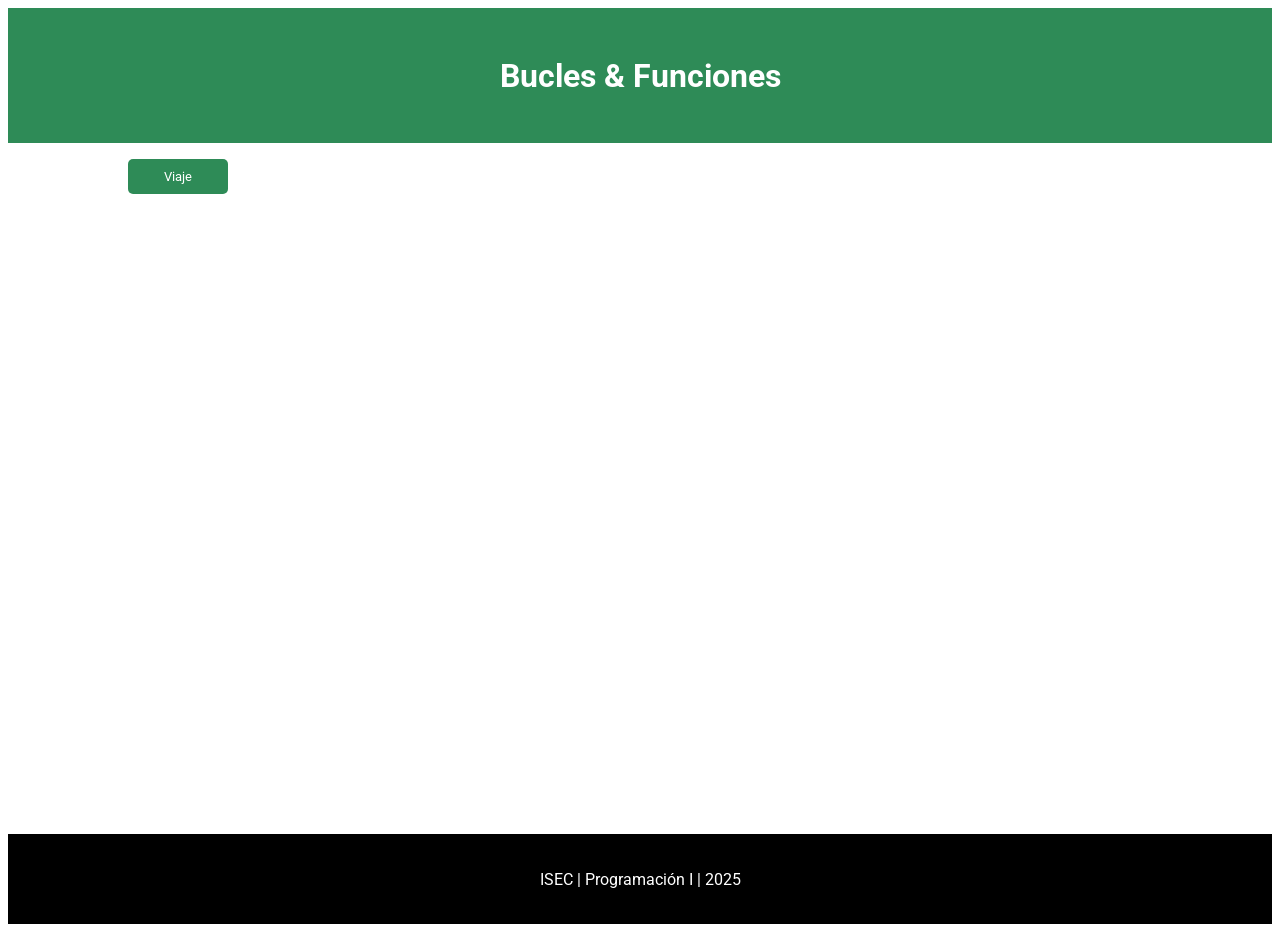
<file: semana_03/index.html>
<!DOCTYPE html>
<html lang="es">
<head>
    <meta charset="UTF-8">
    <meta name="viewport" content="width=device-width, initial-scale=1.0">
    <title>Programación I - Bucles</title>
    <link rel="stylesheet" href="style.css">
    <script src="funciones.js" defer></script>
</head>
<body>
    <header>
        <h1>Bucles & Funciones</h1>
    </header>
    <main>
        <button onclick="solicitarViaje();" type="button" class="btn"> Viaje</button>
    </main>
    <footer>
        <p> ISEC | Programación I | 2025</p>
    </footer>
</body>
</html>
</file>
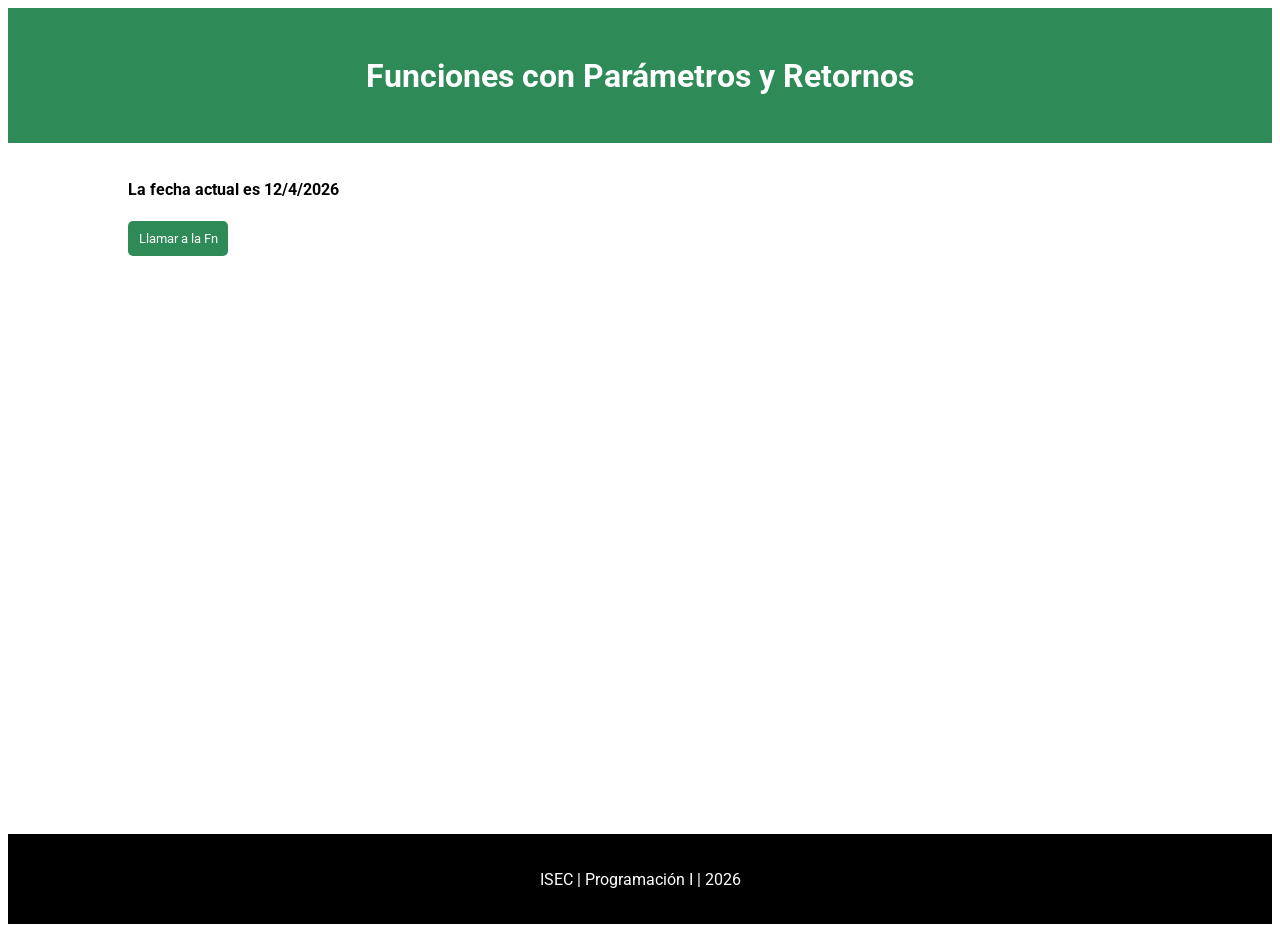
<file: semana_04/index.html>
<!DOCTYPE html>
<html lang="es">
<head>
    <meta charset="UTF-8">
    <meta name="viewport" content="width=device-width, initial-scale=1.0">
    <title>Programación I - Funciones</title>
    <link rel="stylesheet" href="style.css">
    <script src="funciones.js" defer></script>
</head>
<body>
    <header>
        <h1>Funciones con Parámetros y Retornos</h1>
    </header>
    <main>
        <h4>La fecha actual es <span id="fecha"></span></h4>
        <button  type="button" class="btn"> Llamar a la Fn</button>
    </main>
    <footer>
        <p> ISEC | Programación I | <span id="year"></span></p>
    </footer>
</body>
</html>
</file>
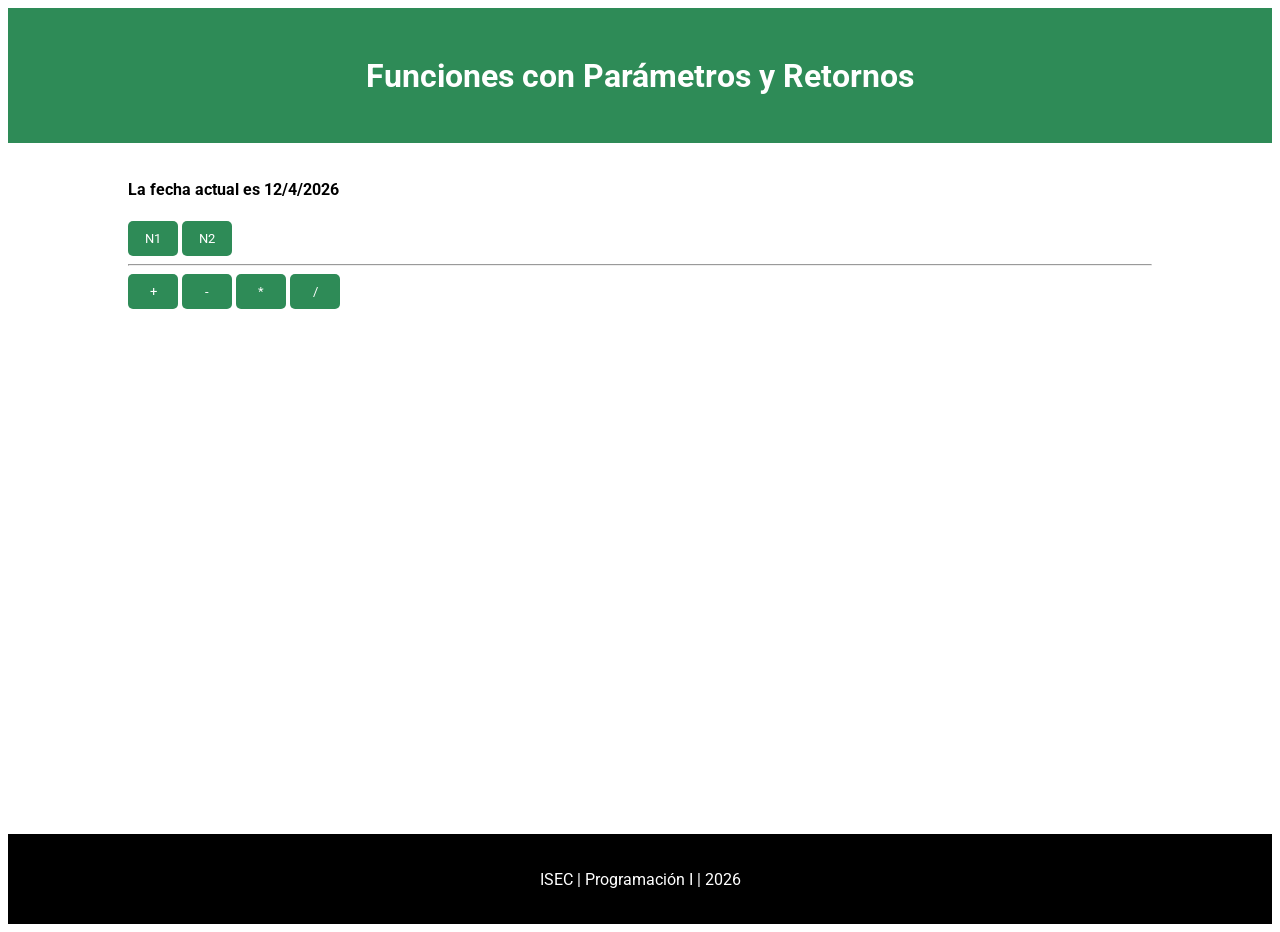
<file: semana_05/index.html>
<!DOCTYPE html>
<html lang="es">
<head>
    <meta charset="UTF-8">
    <meta name="viewport" content="width=device-width, initial-scale=1.0">
    <title>Programación I - Funciones</title>
    <link rel="stylesheet" href="style.css">
    <script src="funciones.js" defer></script>
</head>
<body>
    <header>
        <h1>Funciones con Parámetros y Retornos</h1>
    </header>
    <main>
        <h4>La fecha actual es <span id="fecha"></span></h4>
        <button onclick="ingresarN1();" type="button" class="btn">N1</button>
        <button onclick="ingresarN2();" type="button" class="btn">N2</button>

        <hr>
        <button type="button" class="btn"> + </button>
        <button type="button" class="btn"> - </button>
        <button type="button" class="btn"> * </button>
        <button type="button" class="btn"> / </button>

    </main>
    <footer>
        <p> ISEC | Programación I | <span id="year"></span></p>
    </footer>
</body>
</html>
</file>
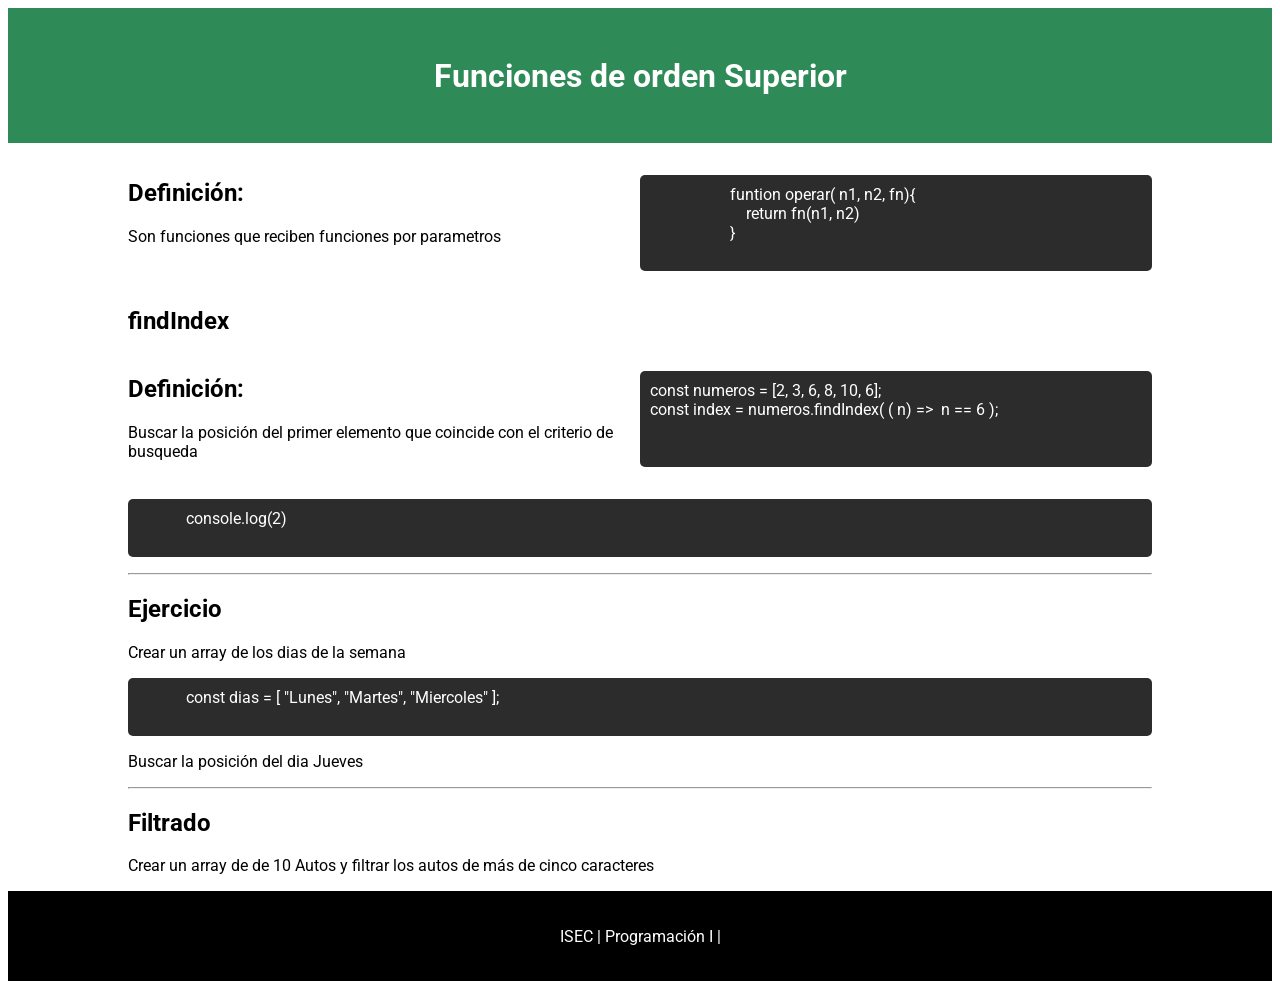
<file: semana_06/index.html>
<!DOCTYPE html>
<html lang="es">
<head>
    <meta charset="UTF-8">
    <meta name="viewport" content="width=device-width, initial-scale=1.0">
    <title>Programación I - Funciones</title>
    <link rel="stylesheet" href="style.css">
    <script src="funciones.js" defer></script>
    <link rel="shortcut icon" href="icon.png" type="image/png">
</head>
<body>
    <header>
        <h1>Funciones de orden Superior</h1>
    </header>
    <main>

        <div class="row">
            <div class="col">
                <h2>Definición:</h2>
                <p>Son funciones que reciben funciones por parametros</p>
            </div>
            <div class="col">
                <pre>
                    funtion operar( n1, n2, fn){
                        return fn(n1, n2)
                    }
                </pre>
            </div>
        </div>
        <h2>findIndex</h2>
        <div class="row">
            <div class="col">
                <h2>Definición:</h2>
                <p>Buscar la posición del primer elemento que coincide con el criterio de busqueda</p>
            </div>
            <div class="col">
                <pre>
const numeros = [2, 3, 6, 8, 10, 6];
const index = numeros.findIndex( ( n) =>  n == 6 );
                   
                </pre>
            </div>
        </div>
        <pre>
            console.log(2)
        </pre>
        <hr>
        <h2>Ejercicio</h2>
        <p>Crear un array de los dias de la semana</p>
        <pre>
            const dias = [ "Lunes", "Martes", "Miercoles" ];
        </pre>
        <p>Buscar la posición del dia Jueves</p>

        <hr>
        <h2>Filtrado</h2>
        <p>
            Crear un array de de 10 Autos y filtrar los autos de más de cinco caracteres 
        </p>
    </main>
    <footer>
        <p> ISEC | Programación I | <span id="year"></span></p>
    </footer>
</body>
</html>
</file>
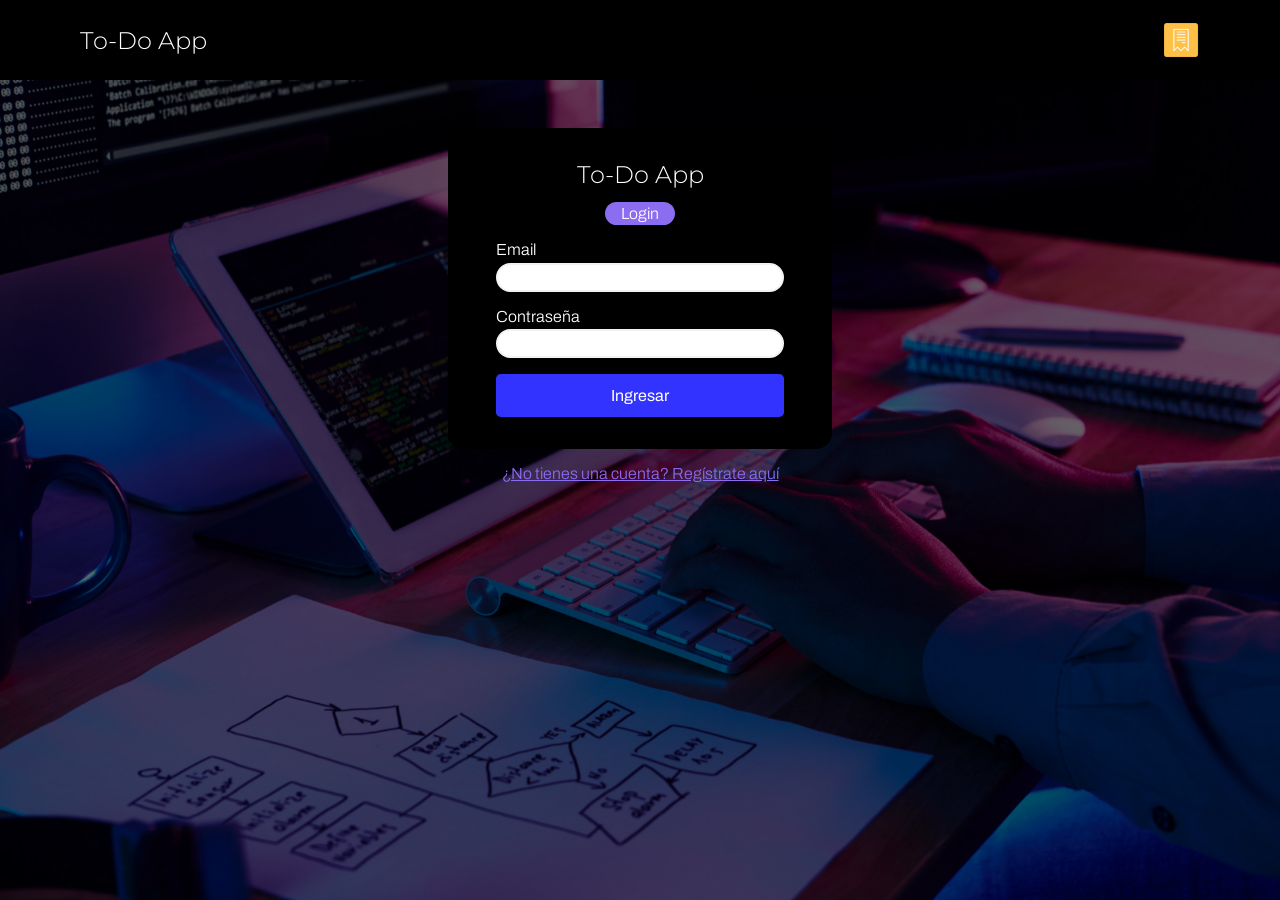
<file: semana_12/index.html>
<!DOCTYPE html>
<html lang="es">

<head>
  <meta charset="UTF-8">
  <meta http-equiv="X-UA-Compatible" content="IE=edge">
  <meta name="viewport" content="width=device-width, initial-scale=1.0">
  <title>ToDo App</title>
  <link rel="icon" type="image/x-icon" href="images/icon.png">


  <!-- ---------------- estilos compartidos de login y signup ---------------- -->
  <link rel="stylesheet" href="css/loginSignupStyles.css">

  <!-- ---------------------- logica aplicada en login ----------------------- -->
  <script src="js/utils.js"></script>
  <script src="js/login.js" defer></script>

</head>

<body>

  <header class="container">
    <nav>
      <h1>To-Do App</h1>
      <img src="images/icon.png" alt="logo DH">
    </nav>
  </header>

  <div class="container">
    <form>
      <div class="form-header">
        <h2>To-Do App</h2>
        <p class="rounded">Login</p>
      </div>

      <label>Email</label>
      <input id="inputEmail" type="text">
      <label>Contraseña</label>
      <input id="inputPassword" type="password">

      <button type="submit">Ingresar</button>

    </form>

    <div class="ingresarA">
      <a href="signup.html">¿No tienes una cuenta? Regístrate aquí</a>
    </div>

  </div>

</body>

</html>
</file>
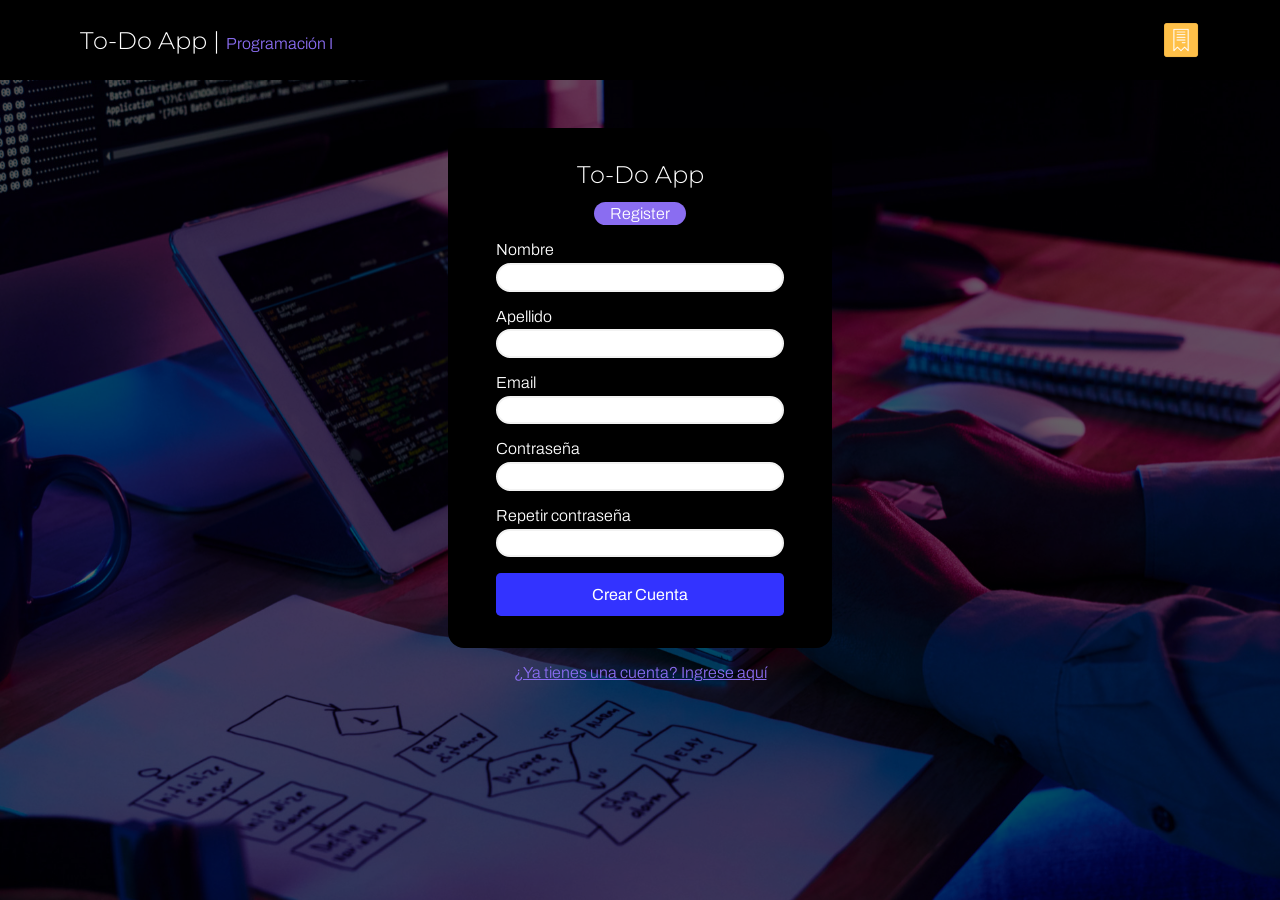
<file: semana_12/signup.html>
<!DOCTYPE html>
<html lang="es">

<head>
  <meta charset="UTF-8">
  <meta http-equiv="X-UA-Compatible" content="IE=edge">
  <meta name="viewport" content="width=device-width, initial-scale=1.0">
  <title>ToDo App</title>
  <link rel="icon" type="image/x-icon" href="images/icon.png">


  <!-- ---------------- Estilos compartidos de login y signup ---------------- -->
  <link rel="stylesheet" href="css/loginSignupStyles.css">


  <!-- ---------------------- logica aplicada en register -------------------- -->
  <script src="js/utils.js"></script>
  <script src="js/signup.js" defer></script>

</head>

<body>
  <header class="container">
    <nav>
      <h1>To-Do App | <span>Programación I</span></h1>
      <img src="images/icon.png" alt="logo DH">
    </nav>
  </header>

  <div class="container">
    <form>
      <div class="form-header">
        <h2>To-Do App</h2>
        <p class="rounded">Register</p>
      </div>

      <label>Nombre</label>
      <input id="inputNombre" type="text">

      <label>Apellido</label>
      <input id="inputApellido" type="text">

      <label>Email</label>
      <input id="inputEmail" type="text">

      <label>Contraseña</label>
      <input id="inputPassword" type="password">

      <label>Repetir contraseña</label>
      <input id="inputPasswordRepetida" type="password">

      <button type="submit">Crear Cuenta</button>
    </form>

    <div class="ingresarA">
      <a href="index.html">¿Ya tienes una cuenta? Ingrese aquí</a>
    </div>
  </div>

</body>

</html>
</file>
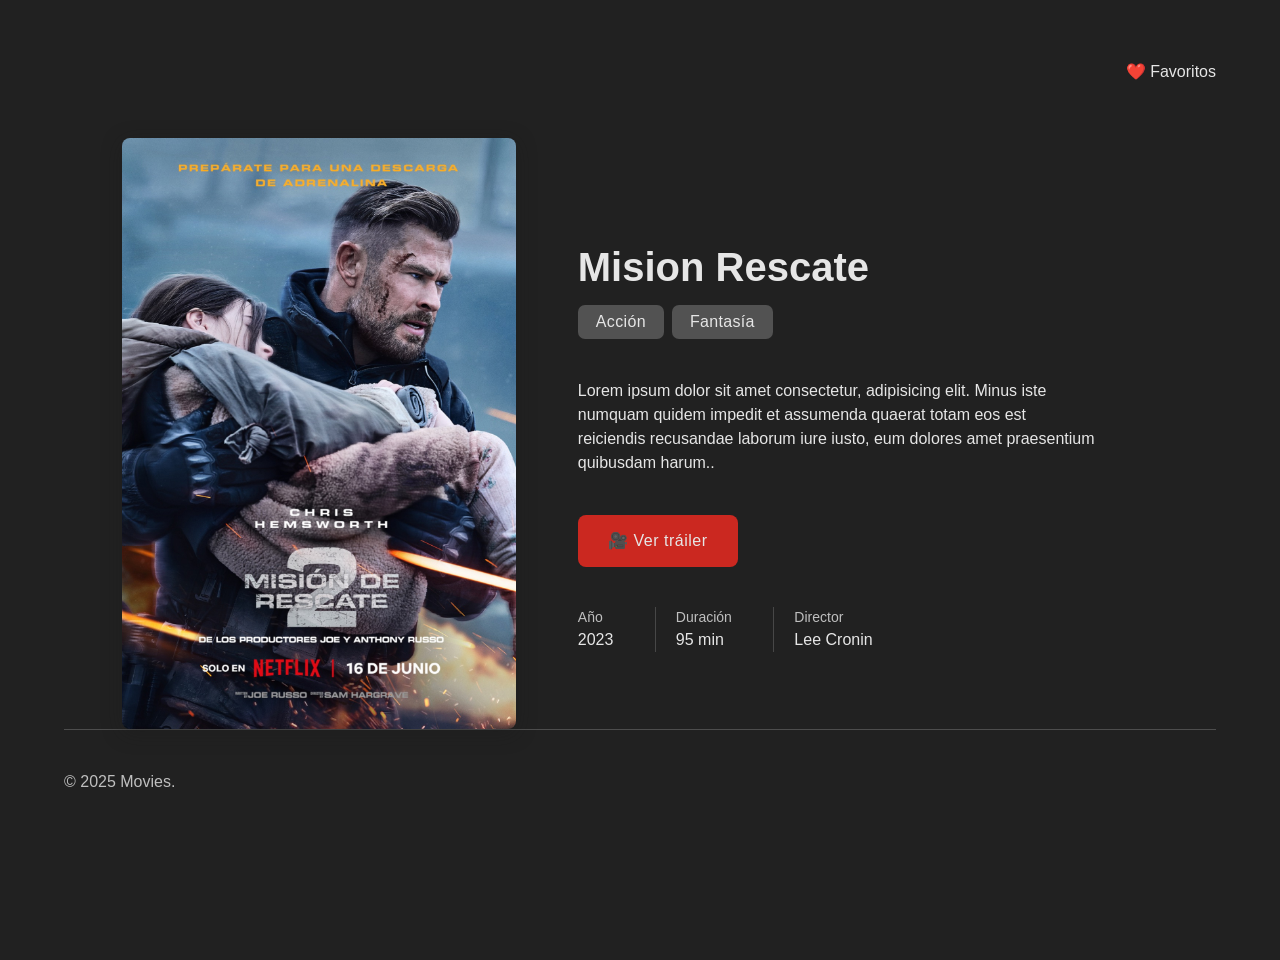
<file: semana_13/detalle.html>
<!DOCTYPE html>
<html lang="es">
<head>
  <meta charset="UTF-8">
  <meta name="viewport" content="width=device-width, initial-scale=1.0">
  <title>Movies ― Detalle</title>
  <link rel="stylesheet" href="css/styles.css">
</head>
<body>
  <header class="container">
    <nav>
      <ul class="navbar">
        <li><a href="index.html" class="nav-item">⬅ Volver</a></li>
        <li><a href="favoritos.html" class="nav-item">❤️ Favoritos</a></li>
      </ul>
    </nav>
  </header>

  <main class="container">
    <section class="detalles-pelicula">
      <div class="movie-poster">
        <img src="assets/movies/mision-rescate.jpg" alt="Mision Rescate">
      </div>
      <div class="movie-info">
        <div class="movie-info_title">
          <h3 class="h3">Mision Rescate</h3>
          <ul class="movie-info_genres">
            <li class="pill pill-text">Acción</li>
            <li class="pill pill-text">Fantasía</li>
          </ul>
        </div>
        <p class="movie-info_sinopsis">Lorem ipsum dolor sit amet consectetur, adipisicing elit. Minus iste numquam quidem impedit et assumenda quaerat totam eos est reiciendis recusandae laborum iure iusto, eum dolores amet praesentium quibusdam harum..</p>
        <a href="https://www.youtube.com/watch?v=keW_fKq187k" target="_blank" class="movie-info_trailer">🎥 Ver tráiler</a>
        <dl class="movie-info_facts">
          <div><dt>Año</dt><dd>2023</dd></div>
          <div><dt>Duración</dt><dd>95 min</dd></div>
          <div><dt>Director</dt><dd>Lee Cronin</dd></div>
        </dl>
      </div>
    </section>
  </main>

  <footer class="container">
    <div class="footer-credits">
      <p>© 2025 Movies.</p>
    </div>
  </footer>
</body>
</html>
</file>
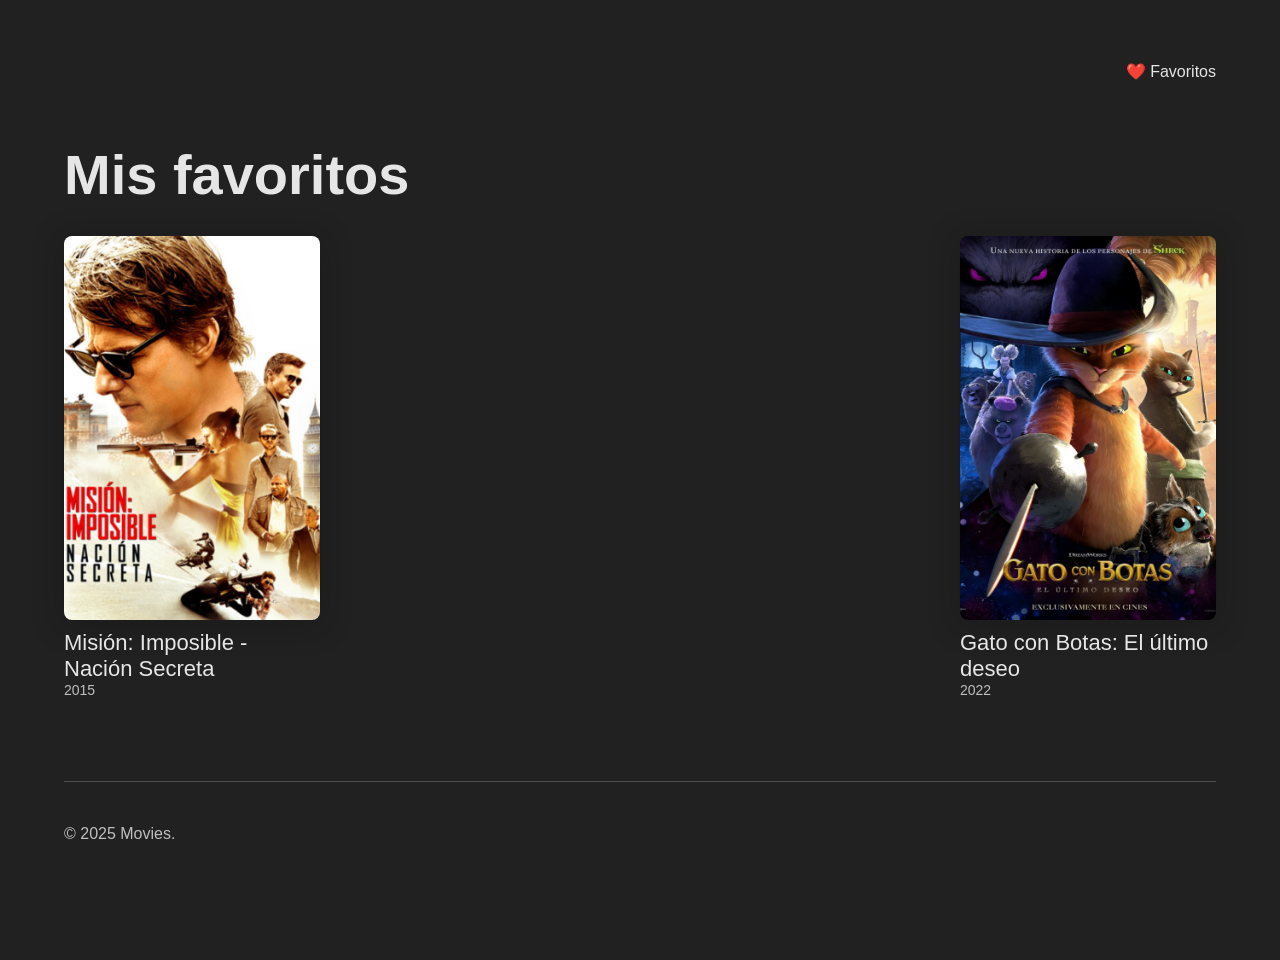
<file: semana_13/favoritos.html>
<!DOCTYPE html>
<html lang="es">
<head>
  <meta charset="UTF-8">
  <meta name="viewport" content="width=device-width, initial-scale=1.0">
  <title>Movies ― Favoritos</title>
  <link rel="stylesheet" href="css/styles.css">
</head>
<body>
  <header class="container">
    <nav>
      <ul class="navbar">
        <li><a href="index.html" class="nav-item">⬅ Volver</a></li>
        <li><a href="favoritos.html" class="nav-item">❤️ Favoritos</a></li>
      </ul>
    </nav>
  </header>

  <main class="container">
    <div class="page-title">
      <h1 class="h1">Mis favoritos</h1>
    </div>
    <ul class="cards-container">
      <li class="card">
        <img src="assets/movies/mision-imposible.jpg" alt="Misión Imposible">
        <h2 class="movie-title">Misión: Imposible - Nación Secreta</h2>
        <p>2015</p>
      </li>
      <li class="card">
        <img src="assets/movies/gato-con-botas.jpg" alt="Gato con botas">
        <h2 class="movie-title">Gato con Botas: El último deseo</h2>
        <p>2022</p>
      </li>
    </ul>
  </main>

  <footer class="container">
    <div class="footer-credits">
      <p>© 2025 Movies.</p>
    </div>
  </footer>
</body>
</html>
</file>
<file: semana_03/style.css>
@import url('https://fonts.googleapis.com/css2?family=Roboto:ital,wght@0,100..900;1,100..900&display=swap');

* {
    font-family: "Roboto", sans-serif;
}
header {
    display: flex;
    justify-content: center;
    align-items: center;
    height: 15vh;
    background-color: seagreen;
    color: white;
}

main {
    min-height: 75vh;
    width: 80vw;
    margin: auto;
    padding-top: 16px;
}

.btn {
    background-color: seagreen;
    color: white;
    width: 100px;
    border-radius: 5px;
    padding: 10px;
    border: none;
    cursor: pointer;
}

.btn:hover{
    background-color: rgb(62, 190, 117);
}

.btn:active {
    background-color: rgb(15, 102, 53);

}
footer {
    display: flex;
    justify-content: center;
    align-items: center;
    height: 10vh;
    background-color: black;
    color: white;
}
</file>
<file: semana_04/style.css>
@import url('https://fonts.googleapis.com/css2?family=Roboto:ital,wght@0,100..900;1,100..900&display=swap');

* {
    font-family: "Roboto", sans-serif;
}
header {
    display: flex;
    justify-content: center;
    align-items: center;
    height: 15vh;
    background-color: seagreen;
    color: white;
}

main {
    min-height: 75vh;
    width: 80vw;
    margin: auto;
    padding-top: 16px;
}

.btn {
    background-color: seagreen;
    color: white;
    width: 100px;
    border-radius: 5px;
    padding: 10px;
    border: none;
    cursor: pointer;
}

.btn:hover{
    background-color: rgb(62, 190, 117);
}

.btn:active {
    background-color: rgb(15, 102, 53);

}
footer {
    display: flex;
    justify-content: center;
    align-items: center;
    height: 10vh;
    background-color: black;
    color: white;
}
</file>
<file: semana_05/style.css>
@import url('https://fonts.googleapis.com/css2?family=Roboto:ital,wght@0,100..900;1,100..900&display=swap');

* {
    font-family: "Roboto", sans-serif;
}
header {
    display: flex;
    justify-content: center;
    align-items: center;
    height: 15vh;
    background-color: seagreen;
    color: white;
}

main {
    min-height: 75vh;
    width: 80vw;
    margin: auto;
    padding-top: 16px;
}

.btn {
    background-color: seagreen;
    color: white;
    min-width: 50px;
    border-radius: 5px;
    padding: 10px;
    border: none;
    cursor: pointer;
}

.btn:hover{
    background-color: rgb(62, 190, 117);
}

.btn:active {
    background-color: rgb(15, 102, 53);

}
footer {
    display: flex;
    justify-content: center;
    align-items: center;
    height: 10vh;
    background-color: black;
    color: white;
}
</file>
<file: semana_06/style.css>
@import url('https://fonts.googleapis.com/css2?family=Roboto:ital,wght@0,100..900;1,100..900&display=swap');

* {
    font-family: "Roboto", sans-serif;
}
header {
    display: flex;
    justify-content: center;
    align-items: center;
    height: 15vh;
    background-color: seagreen;
    color: white;
}

main {
    min-height: 75vh;
    width: 80vw;
    margin: auto;
    padding-top: 16px;
}

.btn {
    background-color: seagreen;
    color: white;
    min-width: 50px;
    border-radius: 5px;
    padding: 10px;
    border: none;
    cursor: pointer;
}

.btn:hover{
    background-color: rgb(62, 190, 117);
}

.btn:active {
    background-color: rgb(15, 102, 53);

}
footer {
    display: flex;
    justify-content: center;
    align-items: center;
    height: 10vh;
    background-color: black;
    color: white;
}

div.row{
    display: flex;
}

.col{
    width: 100%;
}

pre {
    background-color: rgb(44, 44, 44);
    color: white;
    padding: 10px;
    border-radius: 5px;

}
</file>
<file: semana_12/css/loginSignupStyles.css>
@import url('./globalStyles.css');

body {
    background-image: url('../images/wallpaper1.jpg');
    background-repeat: no-repeat;
    background-position: center;
    background-size: cover;
    /* capa sobre fondo */
    box-shadow: inset 0 0 0 1000px rgba(0, 0, 0, .6);

}

header {
    background-color: var(--negro);
    height: 5rem;
    margin-bottom: 3rem;
}

nav {
    padding: 1rem;
    height: 100%;
    display: flex;
    justify-content: space-between;
    align-items: center;
}

nav h1 span {
    font-weight: 300;
    font-size: 1rem;
    color: var(--lila);
}
nav img {
    display: block;
    height: 80%;
}

.container {
    padding: 0 5%;
}

form {
    background-color: var(--negro);
    max-width: 24rem;
    margin: 0 auto;
    padding: 2rem 3rem;
    border-radius: 1rem;
    display: flex;
    flex-direction: column;
}


.form-header {
    display: flex;
    flex-direction: column;
    align-items: center;
    margin-bottom: 1rem;
}

.form-header h2 {
    margin-bottom: .8rem;
}

.form-header p {
    background-color: var(--lila);
    padding: .2rem 1rem;
}

form label {
    margin-bottom: .3rem;
}

form input {
    border-radius: 100vh;
    margin-bottom: 1rem;
    padding: .3rem 1rem;
    border: 2px solid var(--app-grey);
}

form input:focus {
    outline: none;
    border: 2px solid var(--lila);
}

form button{
    background-color: var(--azul);
    color: white;
    padding: .8rem 0;
    border-radius: .3rem;
    font-size: 1rem;
    font-weight: 400;
}
form button:hover{
    background-color: var(--azul-hover);
}

.ingresarA {
    padding: 1rem 0;
    text-align: center;
}

.ingresarA a {
    color: var(--lila);
}
.ingresarA a:hover{
    color: var(--azul);
}
</file>
<file: semana_13/css/styles.css>
/* RESET */
*,
*::before,
*::after {
    box-sizing: border-box;
}

* {
    margin: 0;
    padding: 0;
}


html,
body {
    height: 100%;
}


body {
    line-height: 1.5;
    -webkit-font-smoothing: antialiased;
}


img,
picture,
video,
canvas,
svg {
    display: block;
    max-width: 100%;
}


input,
button,
textarea,
select {
    font: inherit;
}


p,
h1,
h2,
h3,
h4,
h5,
h6 {
    overflow-wrap: break-word;
}

a {
    text-decoration: none;
}

ul,
li {
    list-style-type: none;
}

:root {
    --satoshi-font: 'Satoshi', sans-serif;

    --font-64px: 4rem;
    --font-56px: 3.5rem;
    --font-48px: 3rem;
    --font-40px: 2.5rem;
    --font-36px: 2.25rem;
    --font-32px: 2rem;
    --font-24px: 1.5rem;
    --font-22px: 1.375rem;
    --font-20px: 1.25rem;
    --font-18px: 1.125rem;
    --font-16px: 1rem;
    --font-14px: 0.875rem;

    --font-color-white: hsl(0, 0%, 90%);
    --font-color-subtle: hsl(0, 0%, 75%);
    --font-color-inactive: hsl(0, 0%, 40%);
    --font-color-black: hsl(0, 0%, 16%);

    --font-weight-black: 900;
    --font-weight-bold: 700;
    --font-weight-medium: 500;
    --font-weight-regular: 400;

    --color-light: hsl(0, 0%, 90%);
    --color-dark: hsl(0, 0%, 13%);
    --color-primary: hsl(3, 73%, 46%);
    --color-primary-hover: hsl(3deg 72.49% 38.43%);
    --color-gray: hsl(0, 0%, 32%);
    --color-gray-hover: hsl(0, 0%, 28%);
    --color-modal: hsl(0, 0%, 14%);
    --color-background-modal: hsl(0deg 0% 8% / 45%);
}



/* ESTILOS GENERALES */
body {
    background: var(--color-dark);
    font-family: var(--satoshi-font);
    color: var(--font-color-white);
}


/*Tipografía*/
.h1 {
    font-size: var(--font-48px);
    font-weight: var(--font-weight-bold);
    color: var(--font-color-white);
    line-height: 1.1;
}

h3 {
    font-size: var(--font-36px);
    font-weight: var(--font-weight-bold);
    color: var(--font-color-white);
    line-height: 1.1;
}

.results {
    font-size: var(--font-16px);
    color: var(--font-color-subtle);
    font-weight: var(--font-weight-regular);
}

.pill-text {
    font-size: var(--font-16px);
    font-weight: var(--font-weight-medium);
    color: var(--font-color-white);
}

.movie-title {
    font-size: var(--font-20px);
    font-weight: var(--font-weight-medium);
    color: var(--font-color-white);
    margin-top: 10px;
    line-height: 1.2;
}

.search-empty-state{
    font-size: var(--font-24px);
    font-weight: var(--font-weight-medium);
    color: var(--font-color-white);
    text-align: center;
    line-height: 1.2;

    max-width: 80%;
    margin: 0 auto;
    padding: 140px 0;
}

.nav-p {
    font-size: var(--font-18px);
    font-weight: var(--font-weight-medium);
}

.hidden {
    display: none;
}

a {
    color: var(--font-color-white);
}

@media screen and (min-width: 600px) {
    .h1 {
        font-size: var(--font-56px);
    }

    h3 {
        font-size: var(--font-40px);
    }

    .movie-title {
        font-size: var(--font-22px);
    }

    .search-empty-state{
        font-size: var(--font-32px);
        max-width: 480px;
    }
}

/*Espaciado*/
.container {
    width: 90%;
    max-width: 1300px;
    margin: 0 auto;
}



/* INDEX (Página de inicio) */
/* NAVBAR */
.navbar {
    display: flex;
    flex-direction: row;
    justify-content: space-between;
    align-items: center;

    margin: 20px 0 50px 0;
}

.streamberry-logo {
    width: 130px;
    height: auto;
}

.navbar>li:first-child {
    display: none;
}

.nav-item {
    display: flex;
    align-items: center;
    gap: 4px;
}

.nav-item>svg {
    width: 32px;
    height: 32px;
}

.nav-item>p {
    display: none;
}

@media screen and (min-width: 600px) {

    .navbar {
        margin: 60px 0 54px 0;
    }

    .streamberry-logo {
        width: 200px;
    }

    .navbar>li:first-child {
        display: list-item;
        opacity: 0;
    }

    .nav-item>p {
        display: block;
    }
}

/* BUSCADOR (Input) */
#search-movie {
    width: 100%;
    max-width: 485px;
    margin: 0 auto;
}

#search-movie>label {
    position: absolute;
    overflow: hidden;
    text-indent: -9999px;
}

#search-movie>input {
    width: 100%;
    padding: 16px 56px 16px 20px;

    color: var(--font-color-black);
    border: none;
    border-radius: 8px;

    background: transparent url("data:image/svg+xml,%3Csvg xmlns='http://www.w3.org/2000/svg' width='48' height='48' fill='none'%3E%3Cpath fill='%23666' fill-rule='evenodd' d='M22.038 9.5C15.113 9.5 9.5 15.113 9.5 22.038c0 6.924 5.613 12.537 12.538 12.537a12.49 12.49 0 0 0 8.309-3.149l6.85 6.85a.763.763 0 0 0 1.08-1.079l-6.85-6.85a12.49 12.49 0 0 0 3.148-8.31c0-6.924-5.613-12.537-12.537-12.537ZM11.026 22.038c0-6.082 4.93-11.012 11.012-11.012 6.081 0 11.01 4.93 11.01 11.012 0 6.081-4.929 11.01-11.01 11.01-6.082 0-11.012-4.929-11.012-11.01Z' clip-rule='evenodd'/%3E%3C/svg%3E") no-repeat;
    background-position: center right 16px;
    background-size: 30px 30px;
    background-color: var(--color-light);

}

/* EXPLORAR (Título y filtros) */
.page-title {
    margin: 56px 0 20px 0;
}

.filters {
    display: flex;
    flex-direction: row;
    align-items: center;
    gap: 8px;
    overflow-x: scroll;
    -ms-overflow-style: none;
    /* Internet Explorer 10+ */
    scrollbar-width: none;
    /* Firefox */
    margin: 0 0 32px 0;
}

.filters::-webkit-scrollbar {
    display: none;
    /* Safari and Chrome */
}

.pill {
    display: inline-block;
    background-color: var(--color-gray);
    border-radius: 0.4375rem;
    padding: 0.3125rem 1.125rem 0.3125rem 1.125rem;
    cursor: pointer;
    transition: background-color ease-in-out 240ms;
    letter-spacing: 0.0213rem;
}

.pill:not(.selected):hover {
    background-color: var(--color-gray-hover);
}

.selected {
    background-color: var(--color-primary);
}

@media screen and (min-width: 600px) {
    .page-title {
        margin: 60px 0 30px 0;
    }
}

/* EXPLORAR (Cards) */
.cards-container {
    display: flex;
    flex-direction: row;
    flex-wrap: wrap;
    justify-content: center;
    align-items: flex-start;
    gap: 10px;
    row-gap: 20px;

    margin: 0 0 60px 0;
}

.card {
    display: flex;
    flex-direction: column;
    max-width: 100%;
    cursor: pointer;

}

.card>img {
    width: 100%;
    max-width: 100%;
    height: auto;
    border-radius: 8px;
    box-shadow: 0px 4px 26px 6px hsla(0, 0%, 6%, 0.26);
}

.card>p {
    font-size: var(--font-14px);
    font-weight: var(--font-weight-regular);
    color: #BFBFBF;
    margin-top: -2px;

}

@media screen and (min-width: 350px) {

    .cards-container {
        justify-content: space-between;
    }

    .card {
        max-width: 42vw;
    }
}


@media screen and (min-width: 700px) {

    .cards-container {
        gap: 20px;
        row-gap: 40px;
        margin: 0 0 80px 0;
    }

    .card {
        max-width: 450px;
    }
}

@media screen and (min-width: 1024px) {
    .card {
        max-width: 20vw;
    }
}

@media screen and (min-width: 1400px) {
    .card {
        max-width: 300px;
    }
}

/* FOOTER */
footer {
    border-top: 1.5px solid #4d4d4d;
    color: var(--font-color-subtle);

    display: flex;
    flex-direction: column;
    justify-content: space-between;
    align-items: center;
    gap: 25px;

    margin: 3.75rem auto 0 auto;
    padding: 40px 0 40px 0;
}

.footer-credits {
    display: flex;
    flex-direction: column;
    align-items: center;
    gap: 0.5rem;
}

.footer-credits>p {
    text-align: center;
}

.footer-socials {
    display: flex;
    justify-content: center;
    gap: 1rem;
}

.socials-svg {
    background-color: var(--color-gray);
    padding: 10px;
    border-radius: 16px;
    transition: background-color linear 240ms;
}

.socials-svg:hover {
    background-color: var(--color-gray-hover);
}

@media screen and (min-width: 600px) {
    footer {
        flex-direction: row;
        gap: 0;
    }

    .footer-credits {
        align-items: flex-start;
    }

    .footer-credits>p {
        text-align: left;
    }
}

/* MODAL (Detalles de cada película) */
.bg-modal {
    display: none;
    place-items: center;
    position: fixed;
    z-index: 101;
    left: 0;
    top: 0;
    width: 100%;
    height: 100%;
    overflow: auto;
    background-color: var(--color-background-modal);
    -webkit-backdrop-filter: blur(8px);
            backdrop-filter: blur(8px);
}

.modal {
    background-color: var(--color-modal);
    width: 100%;
    max-width: 1212px;
    height: 100%;

}

.navbar-modal {
    display: flex;
    justify-content: space-between;
    position: relative;
}

.navbar-modal>div {
    width: 36px;
    height: 36px;
    background-color: rgba(173, 173, 173, 0.623);
    position: absolute;
    z-index: 9999;
    border-radius: 8px;
    cursor: pointer;
    transition: background-color ease-in-out 240ms;
}

.navbar-modal>div:hover {
    background-color: var(--color-gray-hover);
}

.navbar-modal>div:first-child {
    top: 16px;
    left: 16px;
    background-image: url("../assets/svg/back.svg");
    background-position: center;
    background-repeat: no-repeat;
    background-size: 30px;
}

.navbar-modal>div:last-child {
    top: 16px;
    right: 16px;
    background-image: url("../assets/svg/heart-outlined.svg");
    background-position: center;
    background-repeat: no-repeat;
    background-size: 30px;
}

.detalles-pelicula {
    display: flex;
    flex-direction: column;
}

.movie-poster {
    max-width: 100%;
    height: auto;
    position: relative;

}

.movie-poster::after {
    content: '';
    position: absolute;
    left: 0;
    top: 0;
    width: 100%;
    height: 100%;
    background-image: linear-gradient(to bottom, rgba(255, 255, 255, 0) 0, var(--color-modal)100%);
}

.movie-poster>img {
    width: 100%;
}

.movie-info {
    display: flex;
    flex-direction: column;
    text-align: center;

    padding: 0 6% 10% 6%;
}

.movie-info_title {
    display: flex;
    flex-direction: column;
    text-align: center;

    padding: 30px 0 40px 0;
}

.movie-info_title>h3 {
    margin-bottom: 16px;
}

.movie-info_genres {
    display: flex;
    flex-direction: row;
    justify-content: center;
    align-items: center;
    gap: 8px;

}

.movie-info_sinopsis {
    font-size: var(--font-16px);
    font-weight: var(--font-weight-regular);
    color: var(--font-color-white);
    text-align: left;
    line-height: 150%;
    margin-bottom: 40px;
}

.movie-info_trailer {
    display: flex;
    justify-content: center;
    align-items: center;
    gap: 6px;

    width: 100%;
    max-width: 100%;
    padding: 15px 0;
    margin-bottom: 40px;

    font-size: var(--font-16px);
    font-weight: var(--font-weight-medium);
    color: var(--font-color-white);
    text-align: center;
    letter-spacing: 0.5px;
    background-color: var(--color-primary);
    border-radius: 8px;
    transition: background-color ease-in-out 240ms;
}

.movie-info_trailer:hover {
    background-color: var(--color-primary-hover);
}

.play-svg {
    width: 32px;
    height: 32px;
}

.movie-info_facts {
    display: flex;
    justify-content: space-between;
    align-items: flex-start;
    gap: 20px;
    flex-direction: row;
    flex-wrap: wrap;
    max-width: 100%;
}

.movie-info_facts>div {
    max-width: 40%;
    text-align: left;
    padding-right: 8%;
    border-right: 1px solid var(--color-gray-hover);
}

.movie-info_facts>div:last-child {
    padding-right: 0;
    border-right: none;
}

.movie-info_facts>div>dt {
    font-size: var(--font-14px);
    font-weight: var(--font-weight-medium);
    color: var(--font-color-subtle);

}

.movie-info_facts>div>dd {
    font-size: var(--font-16px);
    font-weight: var(--font-weight-regular);
    color: var(--font-color-white);
}

@media screen and (min-width: 1024px) {

    .modal {
        display: grid;
        place-content: center;
        width: 75%;
        height: 90%;
        max-height: 764px;

        border-radius: 24px;
        position: relative;
    }

    .navbar-modal {
        position: absolute;
        top: 0;
        width: 100%;
    }

    .navbar-modal>div:first-child {
        display: none;
    }

    .navbar-modal>div:last-child {
        top: 70px;
        right: 70px;
    }

    .detalles-pelicula {
        flex-direction: row;
        justify-content: center;
        align-items: center;
        max-width: 90%;
        margin: 0 auto;
        padding: 0;
    }

    .movie-poster {
        max-width: 40%;
        width: 100%;
        height: auto;
        position: static;
    }

    .movie-poster::after {
        display: none;
    }

    .movie-poster>img {
        border-radius: 8px;
        box-shadow: 0px 4px 20px 0px rgb(26 26 26 / 34%);
    }

    .movie-info {
        text-align: left;
        max-width: 50%;


        margin: 0 6% 0 6%;
        padding: 0;
    }

    .movie-info_title {
        text-align: left;
        align-items: flex-start;
    }

    .movie-info_trailer {
        max-width: 160px;
        padding: 14px 0;
    }

    .movie-info_facts {
        justify-content: flex-start;
    }

}



/* PÁGINA DE FAVORITOS*/
/* NAVBAR */
#navbar-favorites>.navbar>li:first-child {
    display: list-item;
    opacity: 1;
}

#navbar-favorites>.navbar>li:last-child{
    display: none;
}

@media screen and (min-width: 600px) {
    #navbar-favorites>.navbar>li:last-child{
        display: list-item;
        opacity: 0;
    }
}

/* LISTADO DE PELÍCULAS */
#content-favorites .page-title{
    margin: 60px 0 30px 0;
}

.favorites-empty-state{
    text-align: center;
    margin: 0 auto;
    padding: 140px 0;

}

.favorites-empty-state > div{
    background-color: rgba(173, 173, 173, 0.623);
    background-image: url("../assets/svg/heart-outlined.svg");
    background-position: center;
    background-repeat: no-repeat;
    background-size: 44px;
    border-radius: 8px;

    width: 60px;
    height: 60px;
    margin: 0 auto 1.875rem auto;
}

.favorites-empty-state > h2{
    padding: 0;
    line-height: 1.1;
}

.favorites-empty-state > p{
    font-size: var(--font-16px);
    font-weight: var(--font-weight-regular);
    color: var(--font-color-subtle);
    line-height: 1.2;
  
    max-width: 30rem;
    margin: 0.625rem auto 0 auto;

}


@media screen and (min-width: 600px) {
    #content-favorites .page-title{
        margin: 120px 0 40px 0;
    }

    .favorites-empty-state > p{
        font-size: var(--font-20px);
    }
}


@media screen and (min-width: 600px) {}

@media screen and (min-width: 1024px) {}
</file>
